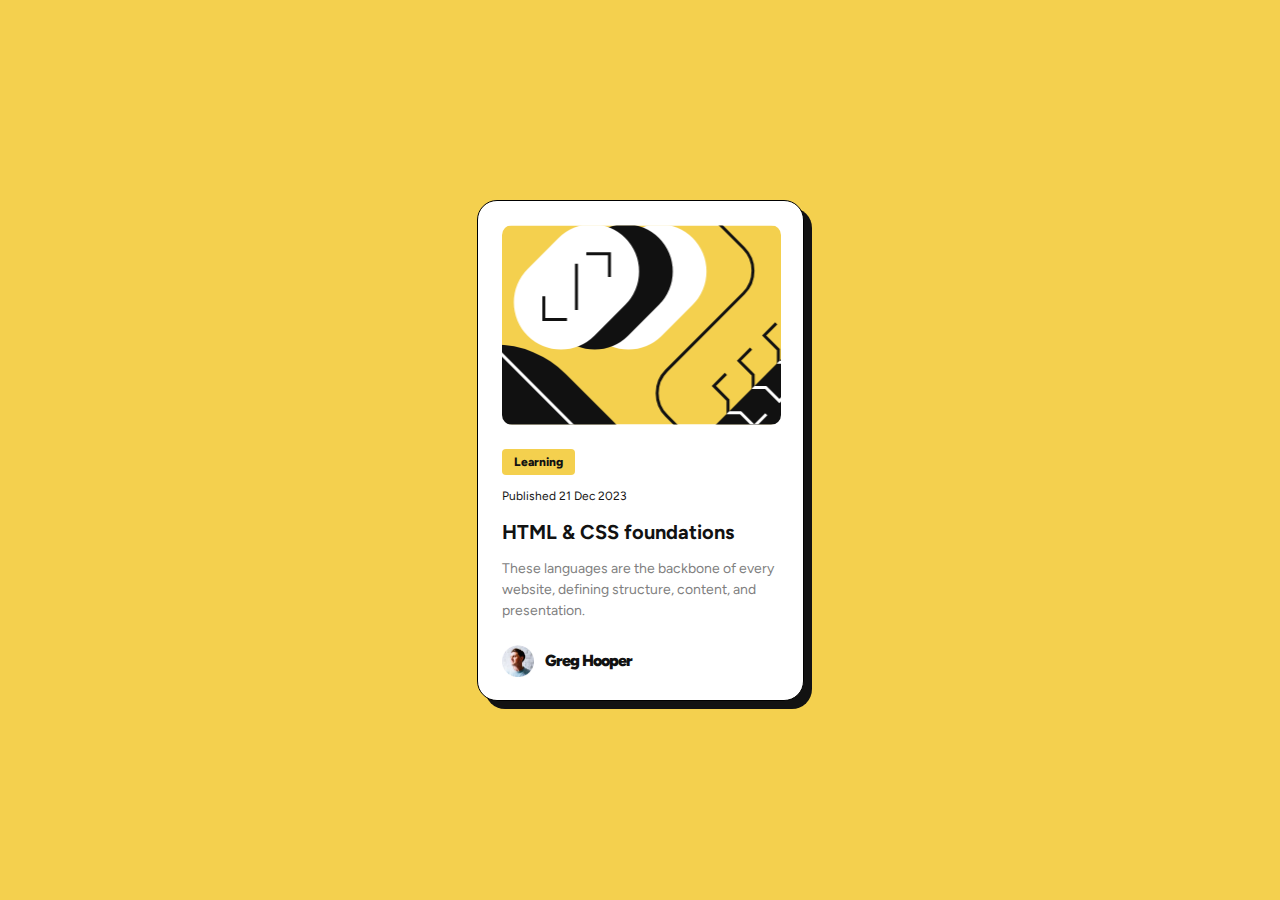
<file: blog-preview-card-main/index.html>
<!DOCTYPE html>
<html lang="en">
  <head>
    <meta charset="UTF-8" />
    <meta name="viewport" content="width=device-width, initial-scale=1.0" />
    <title>Frontend Mentor | Blog preview card</title>
    <link
      rel="icon"
      type="image/png"
      sizes="32x32"
      href="./assets/images/favicon-32x32.png"
    />
    <link rel="stylesheet" href="./assets/css/style.css" />
  </head>
  <body>
    <div class="card">
      <div class="card-image" alt="Illustration of an article"></div>
      <div class="card-content">
        <div class="content-label"><span>Learning</span></div>
        <p>Published 21 Dec 2023</p>
        <h4>HTML & CSS foundations</h4>
        <p class="content-details">
          These languages are the backbone of every website, defining structure,
          content, and presentation.
        </p>
        <div class="author">
          <img
            src="./assets/images/image-avatar.webp"
            width="32"
            height="32"
            alt="Author's Avatar"
          />
          <span>Greg Hooper</span>
        </div>
      </div>
    </div>
  </body>
</html>
</file>
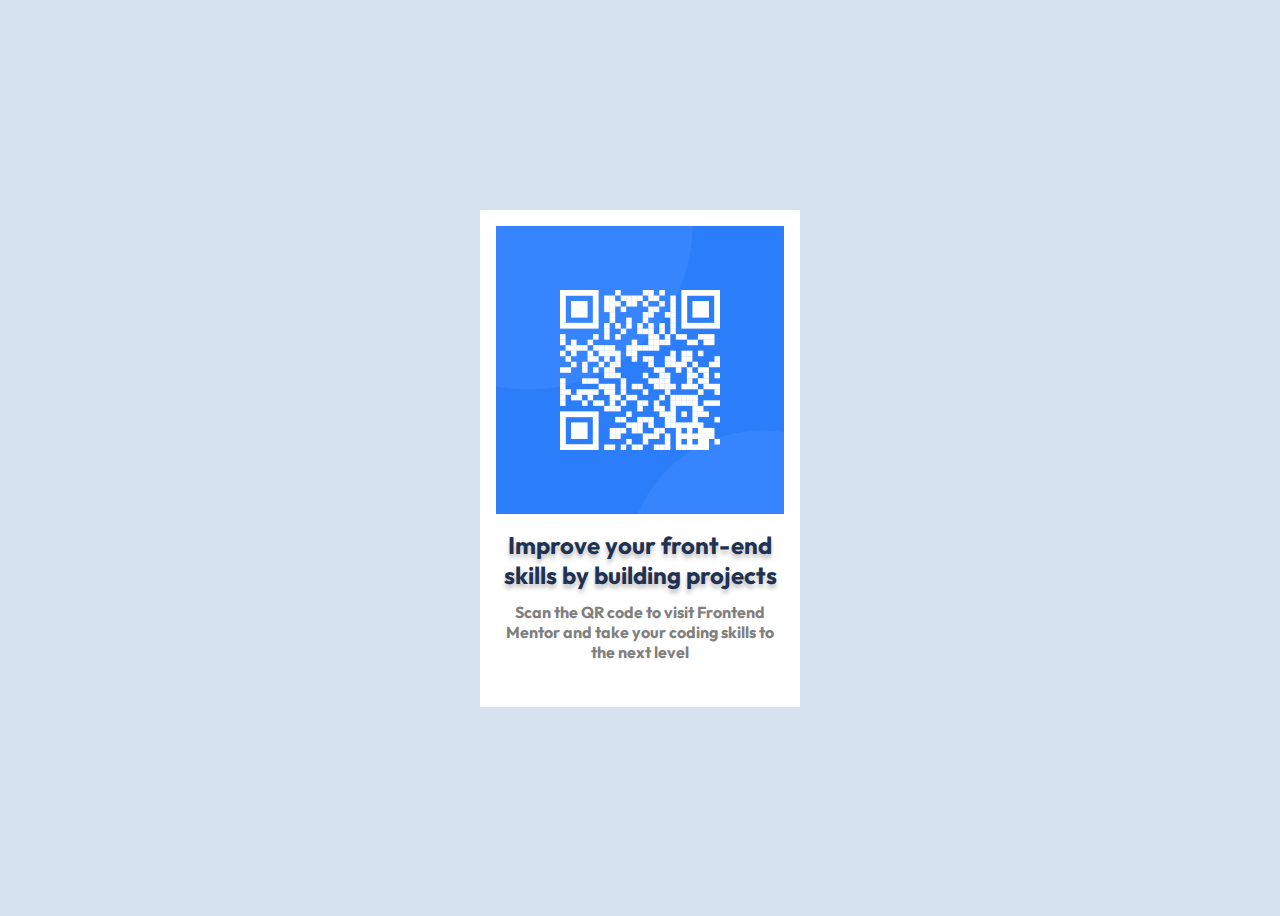
<file: qr-code-component-main/index.html>
<!DOCTYPE html>
<html lang="en">
  <head>
    <meta charset="UTF-8" />
    <meta name="viewport" content="width=device-width, initial-scale=1.0" />
    <!-- displays site properly based on user's device -->
    <link rel="preconnect" href="https://fonts.googleapis.com" />
    <link rel="preconnect" href="https://fonts.gstatic.com" crossorigin />
    <link
      href="https://fonts.googleapis.com/css2?family=Outfit:wght@400;700&display=swap"
      rel="stylesheet"
    />
    <link
      rel="icon"
      type="image/png"
      sizes="32x32"
      href="./images/favicon-32x32.png"
    />

    <title>Frontend Mentor | QR code component</title>

    <!-- Feel free to remove these styles or customize in your own stylesheet 👍 -->
    <style>
      :root {
        /* layout */
        --mobile-width: 375px;
        --desktop-width: 1440px;

        /* colors */
        --white-color: hsl(0, 0%, 100%);
        --light-gray-color: hsl(212, 45%, 89%);
        --grayish-blue-color: hsl(220, 15%, 55%);
        --dark-blue-color: hsl(218, 44%, 22%);

        /* typography */
        --font-family: "Outfit", sans-serif;
        --font-weight-normal: 400;
        --font-weight-bold: 700;
      }

      body {
        background: var(--light-gray-color);
        display: flex;
        align-items: center;
        justify-content: center;
        height: 100vh;
        font-family: var(--font-family);
        flex-wrap: wrap;
        align-content: center;
      }

      .card {
        display: flex;
        flex-direction: column;
        border-radius: 20px;
        background: var(--white-color);
        width: 320px;
        height: 497px;
      }
      @media (min-width: 375px) {
        .card {
          border-radius: 0%;
        }
      }

      .qr-code > img {
        display: flex;
        border-radius: 10px;
        margin: 16px;
      }
      @media (min-width: 375px) {
        .qr-code > img {
          border-radius: 0%;
        }
      }

      .card-text {
        display: flex;
        flex-direction: column;
      }

      .card-text h2 {
        margin: 0px 20px;
        text-align: center;
        color: var(--dark-blue-color);
        text-shadow: 0px 4px 4px rgba(0, 0, 0, 0.25);
      }

      .card-text h4 {
        color: gray;
        padding: 12px;
        text-align: center;
        margin: 0px 10px;
      }
    </style>
  </head>
  <body>
    <div class="card">
      <div class="qr-code">
        <img src="./images/image-qr-code.png" height="288" width="288" />
      </div>

      <div class="card-text">
        <h2>Improve your front-end skills by building projects</h2>

        <h4>
          Scan the QR code to visit Frontend Mentor and take your coding skills
          to the next level
        </h4>
      </div>
    </div>

    <!-- <div>
      <a href="https://www.frontendmentor.io?ref=challenge" target="_blank"
        >Frontend Mentor</a
      >. Coded by <a href="#">Muneer Ahmed</a>.
    </div> -->
  </body>
</html>
</file>
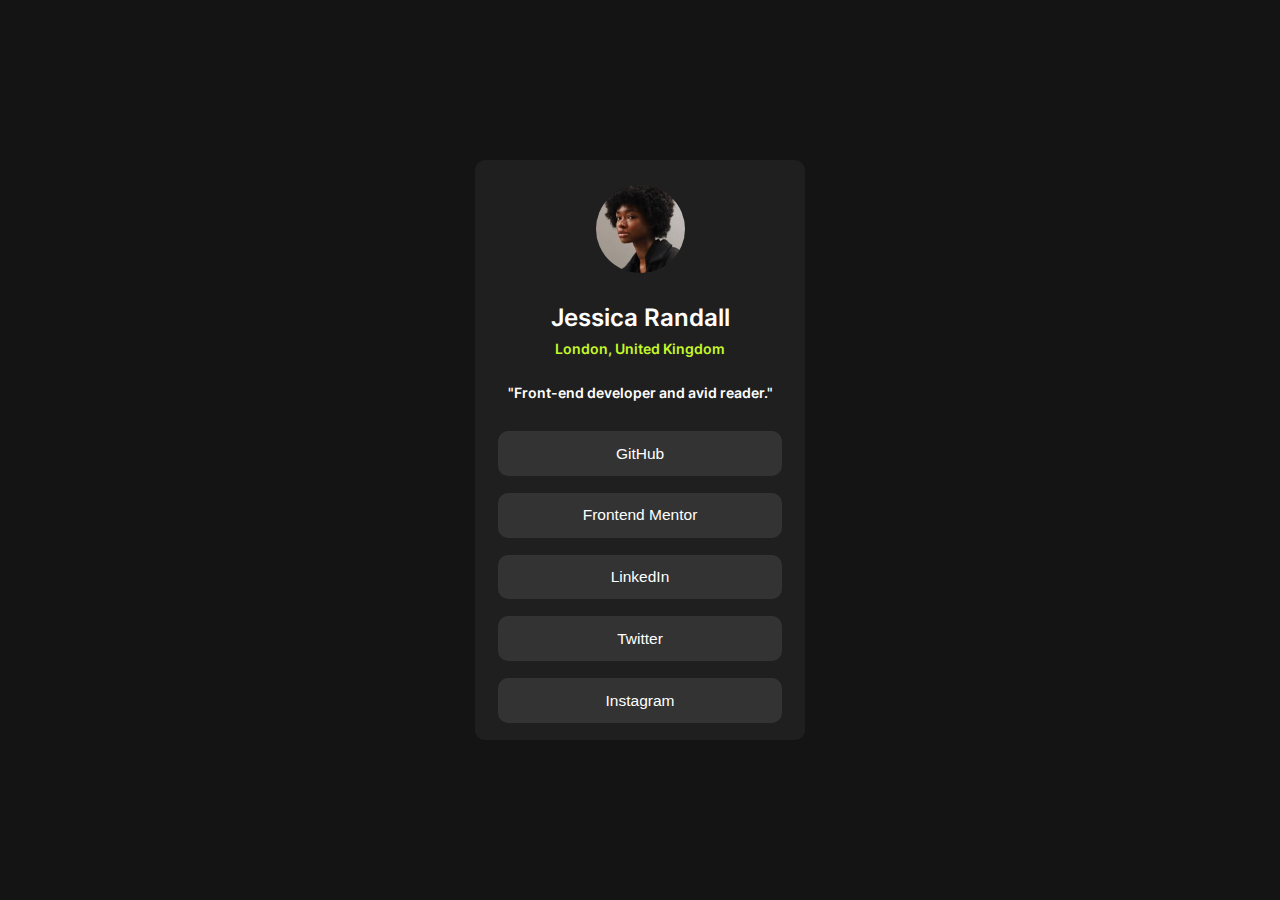
<file: social-links-profile-main/index.html>
<!DOCTYPE html>
<html lang="en">
  <head>
    <meta charset="UTF-8" />
    <meta name="viewport" content="width=device-width, initial-scale=1.0" />

    <link
      rel="icon"
      type="image/png"
      sizes="32x32"
      href="./assets/images/favicon-32x32.png"
    />

    <link href="./assets/css/style.css" rel="stylesheet" />

    <title>Frontend Mentor | Social links profile</title>
  </head>
  <body>
    <div class="main">
      <div class="card">
        <div class="card-image"></div>
        <span class="card-name">Jessica Randall</span>
        <span class="card-country">London, United Kingdom</span>
        <p class="card-title">"Front-end developer and avid reader."</p>
        <button class="card-button">GitHub</button>
        <button class="card-button">Frontend Mentor</button>
        <button class="card-button">LinkedIn</button>
        <button class="card-button">Twitter</button>
        <button class="card-button">Instagram</button>
      </div>
    </div>
  </body>
</html>
</file>
<file: blog-preview-card-main/assets/css/style.css>
/* Define the variable fonts */
@font-face {
  font-family: "Figtree";
  src: url("../fonts/Figtree-VariableFont_wght.ttf") format("truetype");
  font-weight: 100 900;
}

@font-face {
  font-family: "Figtree Italic";
  src: url("../fonts/Figtree-Italic-VariableFont_wght.ttf") format("truetype");
  font-weight: 100 900;
}

/* Define CSS variables for consistent theming */
:root {
  --yellow: hsl(47, 88%, 63%);
  --white: hsl(0, 0%, 100%);
  --gray: hsl(0, 0%, 50%);
  --black: hsl(0, 0%, 7%);

  --font-size: 16px;
  --font-family: "Figtree";

  --mobile-width: 375px;
  --desktop-width: 1440px;
}

* {
  box-sizing: border-box;
}

/* Global styles */
body {
  font-family: var(--font-family);
  font-size: var(--font-size);
  background-color: var(--yellow);
  color: var(--black);
  display: flex;
  justify-content: center;
  align-items: center;
  height: 100vh;
  margin: 0;
  padding: 0;
}

/* Card component styles */
.card {
  width: 327px;
  height: 501px;
  background-color: var(--white);
  border-radius: 20px;
  box-shadow: 8px 8px 0px var(--black);
  display: flex;
  flex-direction: column;
  padding: 0 24px;
  border: 1px solid black;
}

.card:hover {
  box-shadow: 15px 15px 0px var(--black);
}

.card-image {
  border-radius: 10px;
  background: url("./../images/illustration-article.svg");
  background-size: cover;
  background-position: center;
  background-repeat: no-repeat;
  width: 279px;
  height: 200px;
  margin: 24px 0px;
}

.content-label {
  width: 73px;
  height: 26px;
  border-radius: 4px;
  background-color: #f4d04e;
  display: flex;
  align-items: center;
  justify-content: center;
  font-size: 12px;
  font-weight: 800;
  margin: 0px 0px 14px 0px;
}

h4 {
  font-size: 20px;
  font-family: var(--font-family);
  margin: 17px 0px 0px 0px;
}

h4:hover {
  color: #f4d04e;
  cursor: pointer;
}

p {
  font-size: 12px;
  font-family: var(--font-family);
}

.content-details {
  font-size: 14px;
  line-height: 21px;
  margin-bottom: 24px;
  color: #7f7f7f;
}

.author {
  display: flex;
  align-items: center;
  gap: 11px;
}

.author span {
  font-family: var(--font-family);
  font-weight: 900;
  letter-spacing: -1px;
}

@media (min-width: 1440px) {
  .card {
    width: 384px;
    height: 522px;
  }

  .card-image {
    width: 336px;
    height: 200px;
  }

  .content-label {
    width: 82px;
    height: 29px;
    font-size: 14px;
  }

  p {
    font-size: 14px;
  }

  h4 {
    font-size: 24px;
  }

  .content-details {
    font-size: 16px;
    line-height: 24px;
  }
}
</file>
<file: social-links-profile-main/assets/css/style.css>
@font-face {
  font-family: "Inter";
  src: url("./../fonts/Inter-VariableFont_slnt\,wght.ttf");
  font-weight: 400 600 700;
}

:root {
  --green: hsl(75, 94%, 57%);
  --white: hsl(0, 0%, 100%);
  --gray: hsl(0, 0%, 20%);
  --dark-gray: hsl(0, 0%, 12%);
  --off-black: hsl(0, 0%, 8%);

  --font-size: 14px;
  --font-family: "Inter";

  --mobile-width: 375px;
  --desktop-width: 1440px;
}

* {
  box-sizing: border-box;
}

p {
  font-size: 14px;
}

body {
  font-family: var(--font-family);
  font-size: var(--font-size);
  background-color: var(--off-black);
  color: var(--black);
  margin: 0;
  padding: 0;
}

.main {
  display: flex;
  justify-content: center;
  align-items: center;
  height: 100vh;
}

.card {
  width: 330px;
  height: 580px;
  border-radius: 10px;
  background-color: var(--dark-gray);
  display: flex;
  flex-direction: column;
  align-items: center;
  justify-content: flex-start;
}

@media (min-width: 1440px) {
  .card {
    width: 385px;
    height: 615px;
  }
}

.card-image {
  margin-top: 25px;
  margin-bottom: 30px;
  border-radius: 50%;
  background-image: url("./../images/avatar-jessica.jpeg");
  background-size: cover;
  width: 89px;
  height: 91px;
}

@media (min-width: 1440px) {
  .card-image {
    margin-top: 40px;
    margin-bottom: 27px;
  }
}

.card-name {
  color: var(--white);
  font-size: 24px;
  font-weight: 600;
  margin-bottom: 8px;
}

.card-country {
  color: var(--green);
  font-size: 14px;
  font-weight: 600;
  margin-bottom: 14px;
}

.card-title {
  color: var(--white);
  font-size: 13.7px;
  font-weight: 600;
  margin-bottom: 30px;
}

@media (min-width: 1440px) {
  .card-title {
    margin-bottom: 26px;
  }
}

.card-button {
  background-color: var(--gray);
  color: var(--white);
  font-size: 15.5px;
  width: 284px;
  height: 46px;
  border-radius: 10px;
  border: none;
  margin-bottom: 17px;
}

.card-button:hover {
  background-color: var(--green);
  color: var(--black);
  cursor: pointer;
}

@media (min-width: 1440px) {
  .card-button {
    width: 308px;
    height: 48px;
    margin-bottom: 13px;
  }
}
</file>
